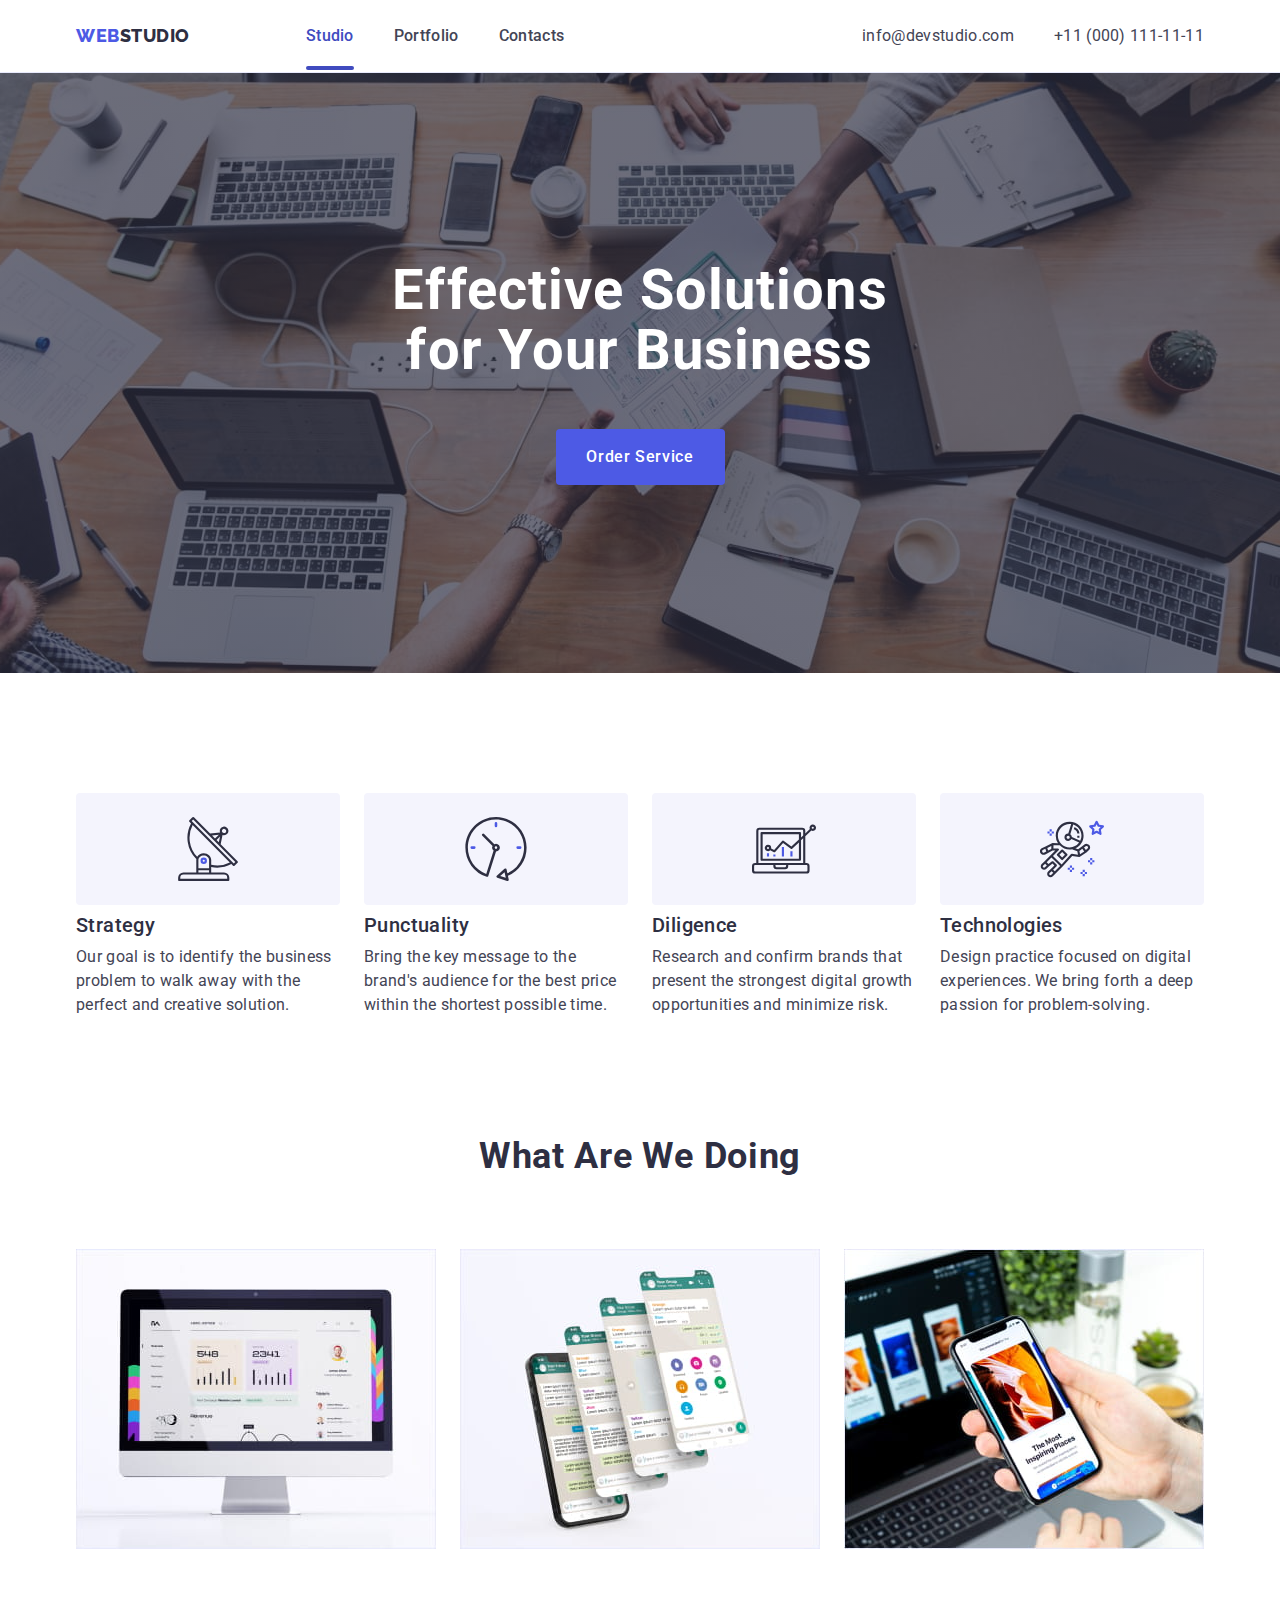
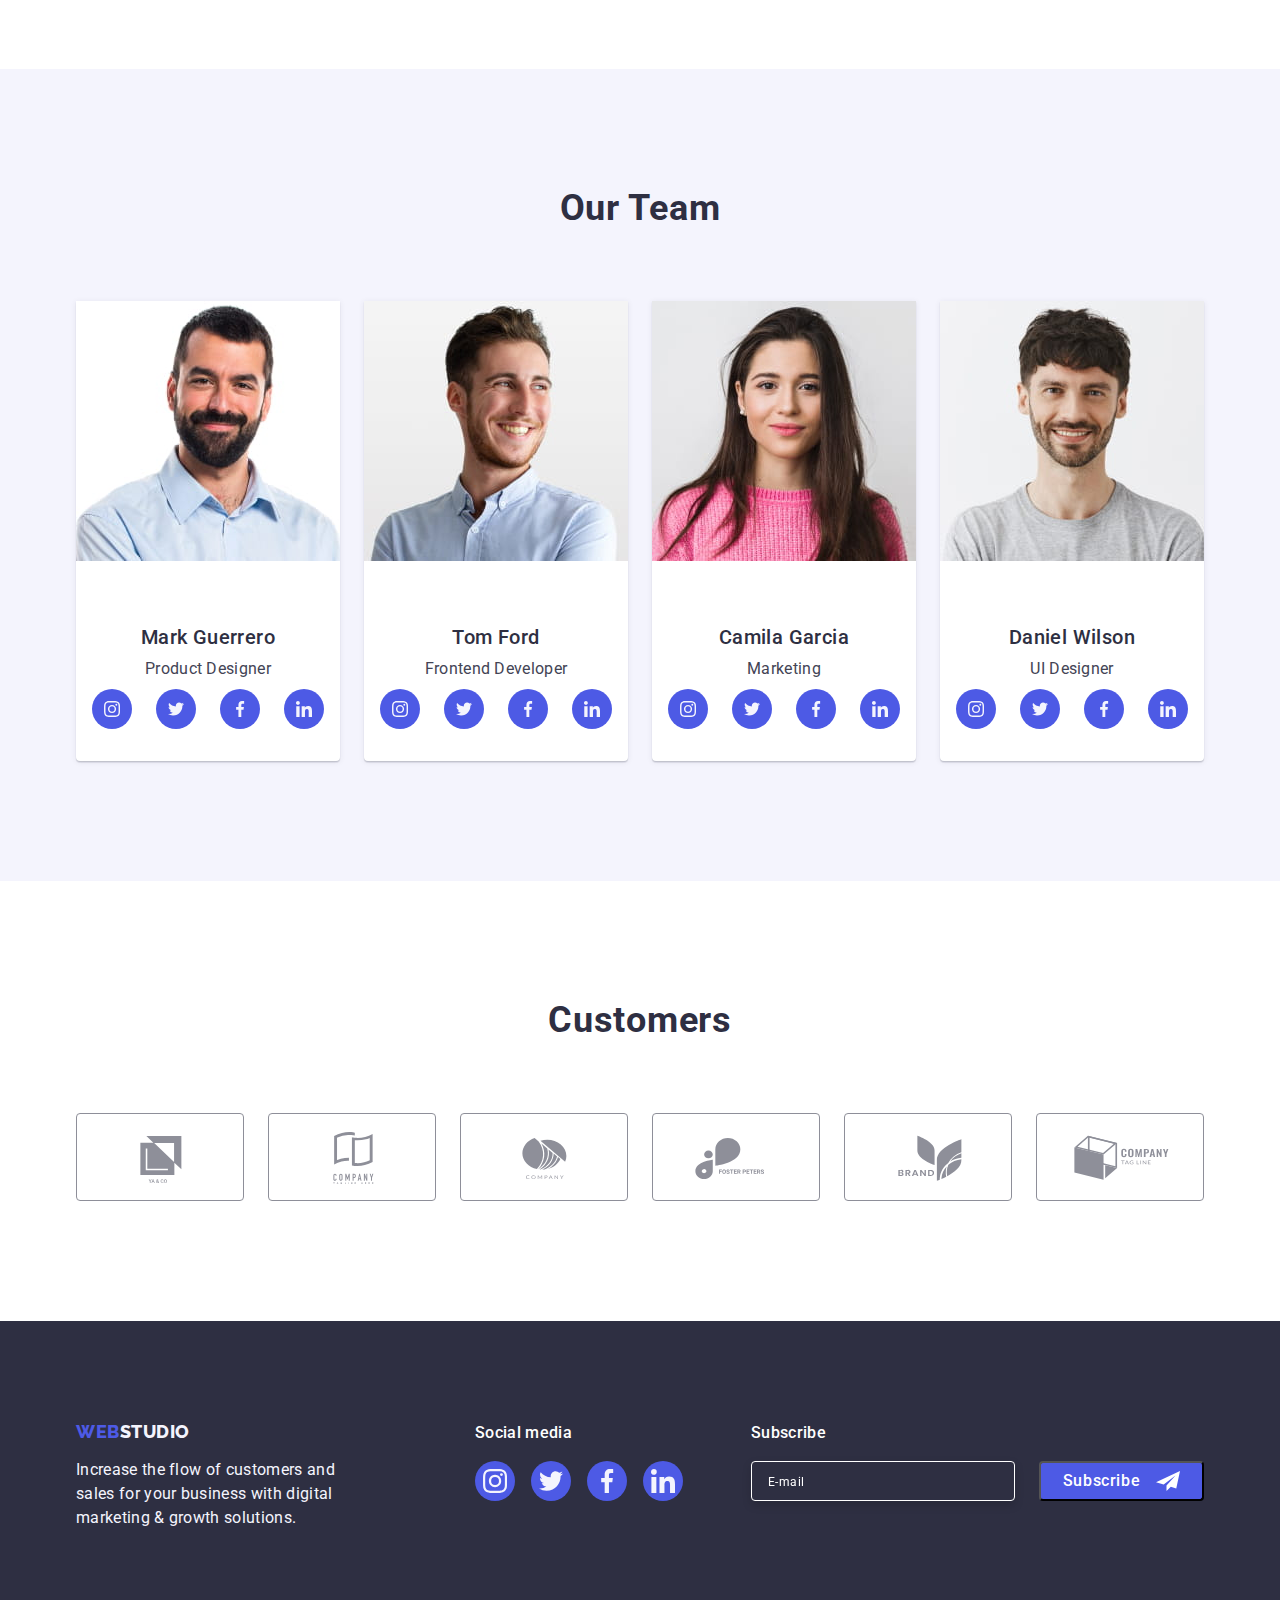
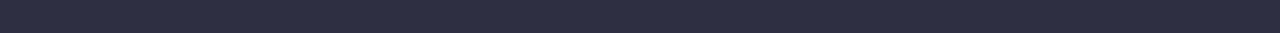
<file: index.html>
<!DOCTYPE html>
<html lang="en">

<head>
    <meta charset="UTF-8" />
    <meta http-equiv="X-UA-Compatible" content="IE=edge" />
    <meta name="viewport" content="width=device-width, initial-scale=1.0" />
    <title>Document</title>
    <!-- Normalize -->
    <link rel="stylesheet" href="https://cdn.jsdelivr.net/npm/modern-normalize@1.1.0/modern-normalize.min.css" />
    <!-- Styles -->
    <link rel="stylesheet" href="./css/styles.css" />
    <link rel="preconnect" href="https://fonts.googleapis.com" />
    <link rel="preconnect" href="https://fonts.gstatic.com" crossorigin />
    <link href="https://fonts.googleapis.com/css2?family=Raleway:wght@800&family=Roboto:wght@400;500;700&display=swap" rel="stylesheet" />
</head>

<body>
    <!-- Header -->
    <header class="main-header-container">
        <div class="header-container container">
            <nav class="header-nav-links">
                <a href="./index.html" class="link logo main-page-logo">Web<span class="logo-part">Studio</span></a>
                <ul class="list header-nav-links">
                    <li>
                        <a href="./index.html" class="link header-nav-item active">Studio</a>
                    </li>
                    <li>
                        <a href="./portfolio.html" class="link header-nav-item">Portfolio</a>
                    </li>
                    <li><a href="" class="link header-nav-item">Contacts</a></li>
                </ul>
            </nav>
            <address class="nav-links-list">
                <ul class="list nav-link-section header-contact-links">
                    <li>
                        <a href="mailto:info@devstudio.com" class="link header-contact">info@devstudio.com</a>
                    </li>
                    <li>
                        <a href="tel:+110001111111" class="link header-contact">+11 (000) 111-11-11</a>
                    </li>
                </ul>
            </address>
        </div>
    </header>
    <!-- Hero -->
    <main>
        <section class="main-hero-section">
            <div class="container">
                <h1 class="main-hero-title">Effective Solutions for Your Business</h1>
                <button type="button" class="order-service-btn" data-modal-open>
                    Order Service
                </button>
            </div>
        </section>
        <!-- About us -->
        <section class="section about-us-section">
            <div class="container">
                <h2 hidden class="main-page-title">About us</h2>
                <ul class="list about-us">
                    <li class="about-us-list-item">
                        <div class="about-us-icon-box">
                            <svg class="about-us-icon" width="64" height="64">
                                <use href="./images/icons.svg#antenna-1"></use>
                            </svg>
                        </div>
                        <h3 class="about-us-title">Strategy</h3>
                        <p class="about-us-descr">
                            Our goal is to identify the business problem to walk away with the perfect and creative solution.
                        </p>
                    </li>
                    <li class="about-us-list-item">
                        <div class="about-us-icon-box">
                            <svg class="about-us-icon" width="64" height="64">
                                <use href="./images/icons.svg#clock-1"></use>
                            </svg>
                        </div>
                        <h3 class="about-us-title">Punctuality</h3>
                        <p class="about-us-descr">
                            Bring the key message to the brand's audience for the best price within the shortest possible time.
                        </p>
                    </li>
                    <li class="about-us-list-item">
                        <div class="about-us-icon-box">
                            <svg class="about-us-icon" width="64" height="64">
                                <use href="./images/icons.svg#diagram-1"></use>
                            </svg>
                        </div>
                        <h3 class="about-us-title">Diligence</h3>
                        <p class="about-us-descr">
                            Research and confirm brands that present the strongest digital growth opportunities and minimize risk.
                        </p>
                    </li>
                    <li class="about-us-list-item">
                        <div class="about-us-icon-box">
                            <svg class="about-us-icon" width="64" height="64">
                                <use href="./images/icons.svg#astronaut-1"></use>
                            </svg>
                        </div>
                        <h3 class="about-us-title">Technologies</h3>
                        <p class="about-us-descr">
                            Design practice focused on digital experiences. We bring forth a deep passion for problem-solving.
                        </p>
                    </li>
                </ul>
            </div>
        </section>
        <!-- What are we doing -->
        <section class="section what-are-we-doing-section">
            <div class="container">
                <h2 class="title">What are we doing</h2>
                <ul class="list what-are-we-doing-list">
                    <li class="what-are-we-doing-item">
                        <img src="./images/what-we-do/comp.jpg" alt="computer screen" width="360" />
                    </li>
                    <li class="what-are-we-doing-item">
                        <img src="./images/what-we-do/tel.jpg" alt="phones" width="360" />
                    </li>
                    <li class="what-are-we-doing-item">
                        <img src="./images/what-we-do/phone.jpg" alt="phone" width="360" />
                    </li>
                </ul>
            </div>
        </section>
        <!-- Our Team -->
        <section class="card-set section">
            <div class="container">
                <h2 class="title team-title">Our Team</h2>
                <ul class="list team-list-cards">
                    <li class="team-list-item card-set-item">
                        <img src="./images/our-team/1.jpg" alt="man with beard" width="264" />
                        <div class="team-name-item">
                            <h3 class="team-member-name">Mark Guerrero</h3>
                            <p class="team-members-descr">Product Designer</p>
                            <ul class="socials list">
                                <li class="socials-item">
                                    <a class="socials-link link" href="" target="_blank" rel="noopener noreferrer" aria-label="Instagram icon">
                                        <svg class="social-icon" width="16" height="16">
                                            <use href="./images/icons.svg#instagram"></use>
                                        </svg>
                                    </a>
                                </li>
                                <li class="socials-item">
                                    <a class="socials-link link" href="" target="_blank" rel="noopener noreferrer" aria-label="Twitter icon">
                                        <svg class="social-icon" width="16" height="16">
                                            <use href="./images/icons.svg#twitter"></use>
                                        </svg>
                                    </a>
                                </li>
                                <li class="socials-item">
                                    <a class="socials-link link" href="" target="_blank" rel="noopener noreferrer" aria-label="Facebook icon">
                                        <svg class="social-icon" width="16" height="16">
                                            <use href="./images/icons.svg#facebook"></use>
                                        </svg>
                                    </a>
                                </li>
                                <li class="socials-item">
                                    <a class="socials-link link" href="" target="_blank" rel="noopener noreferrer" aria-label="Linkein icon">
                                        <svg class="social-icon" width="16" height="16">
                                            <use href="./images/icons.svg#linkedin"></use>
                                        </svg>
                                    </a>
                                </li>
                            </ul>
                        </div>
                    </li>
                    <li class="team-list-item card-set-item">
                        <img src="./images/our-team/2.jpg" alt="smiling man" width="264" />
                        <div class="team-name-item">
                            <h3 class="team-member-name">Tom Ford</h3>
                            <p class="team-members-descr">Frontend Developer</p>
                            <ul class="socials list">
                                <li class="socials-item">
                                    <a class="socials-link link" href="" target="_blank" rel="noopener noreferrer" aria-label="Instagram icon">
                                        <svg class="social-icon" width="16" height="16">
                                            <use href="./images/icons.svg#instagram"></use>
                                        </svg>
                                    </a>
                                </li>
                                <li class="socials-item">
                                    <a class="socials-link link" href="" target="_blank" rel="noopener noreferrer" aria-label="Twitter icon">
                                        <svg class="social-icon" width="16" height="16">
                                            <use href="./images/icons.svg#twitter"></use>
                                        </svg>
                                    </a>
                                </li>
                                <li class="socials-item">
                                    <a class="socials-link link" href="" target="_blank" rel="noopener noreferrer" aria-label="Facebook icon">
                                        <svg class="social-icon" width="16" height="16">
                                            <use href="./images/icons.svg#facebook"></use>
                                        </svg>
                                    </a>
                                </li>
                                <li class="socials-item">
                                    <a class="socials-link link" href="" target="_blank" rel="noopener noreferrer" aria-label="Linkein icon">
                                        <svg class="social-icon" width="16" height="16">
                                            <use href="./images/icons.svg#linkedin"></use>
                                        </svg>
                                    </a>
                                </li>
                            </ul>
                        </div>
                    </li>
                    <li class="team-list-item card-set-item">
                        <img src="./images/our-team/3.jpg" alt="dark haired woman" width="264" />
                        <div class="team-name-item">
                            <h3 class="team-member-name">Camila Garcia</h3>
                            <p class="team-members-descr">Marketing</p>
                            <ul class="socials list">
                                <li class="socials-item">
                                    <a class="socials-link link" href="" target="_blank" rel="noopener noreferrer" aria-label="Instagram icon">
                                        <svg class="social-icon" width="16" height="16">
                                            <use href="./images/icons.svg#instagram"></use>
                                        </svg>
                                    </a>
                                </li>
                                <li class="socials-item">
                                    <a class="socials-link link" href="" target="_blank" rel="noopener noreferrer" aria-label="Twitter icon">
                                        <svg class="social-icon" width="16" height="16">
                                            <use href="./images/icons.svg#twitter"></use>
                                        </svg>
                                    </a>
                                </li>
                                <li class="socials-item">
                                    <a class="socials-link link" href="" target="_blank" rel="noopener noreferrer" aria-label="Facebook icon">
                                        <svg class="social-icon" width="16" height="16">
                                            <use href="./images/icons.svg#facebook"></use>
                                        </svg>
                                    </a>
                                </li>
                                <li class="socials-item">
                                    <a class="socials-link link" href="" target="_blank" rel="noopener noreferrer" aria-label="Linkein icon">
                                        <svg class="social-icon" width="16" height="16">
                                            <use href="./images/icons.svg#linkedin"></use>
                                        </svg>
                                    </a>
                                </li>
                            </ul>
                        </div>
                    </li>
                    <li class="team-list-item card-set-item">
                        <img src="./images/our-team/4.jpg" alt="smiling man with beard" width="264" />
                        <div class="team-name-item">
                            <h3 class="team-member-name">Daniel Wilson</h3>
                            <p class="team-members-descr">UI Designer</p>
                            <ul class="socials list">
                                <li class="socials-item">
                                    <a class="socials-link link" href="" target="_blank" rel="noopener noreferrer" aria-label="Instagram icon">
                                        <svg class="social-icon" width="16" height="16">
                                            <use href="./images/icons.svg#instagram"></use>
                                        </svg>
                                    </a>
                                </li>
                                <li class="socials-item">
                                    <a class="socials-link link" href="" target="_blank" rel="noopener noreferrer" aria-label="Twitter icon">
                                        <svg class="social-icon" width="16" height="16">
                                            <use href="./images/icons.svg#twitter"></use>
                                        </svg>
                                    </a>
                                </li>
                                <li class="socials-item">
                                    <a class="socials-link link" href="" target="_blank" rel="noopener noreferrer" aria-label="Facebook icon">
                                        <svg class="social-icon" width="16" height="16">
                                            <use href="./images/icons.svg#facebook"></use>
                                        </svg>
                                    </a>
                                </li>
                                <li class="socials-item">
                                    <a class="socials-link link" href="" target="_blank" rel="noopener noreferrer" aria-label="Linkein icon">
                                        <svg class="social-icon" width="16" height="16">
                                            <use href="./images/icons.svg#linkedin"></use>
                                        </svg>
                                    </a>
                                </li>
                            </ul>
                        </div>
                    </li>
                </ul>
            </div>
        </section>
        <!-- Customers -->
        <section class="customers-icons-section">
            <div class="container">
                <h2 class="customers-main-logo">Customers</h2>
                <ul class="customers-items-list list">
                    <li class="customers-list-item">
                        <a href="" target="_blank" rel="noopener noreferrer" class="customers-link-item">
                            <svg class="customers-icon-svg" width="104" height="56">
                                <use href="./images/icons.svg#logo"></use>
                            </svg>
                        </a>
                    </li>
                    <li class="customers-list-item">
                        <a href="" target="_blank" rel="noopener noreferrer" class="customers-link-item">
                            <svg class="customers-icon-svg" width="104" height="56">
                                <use href="./images/icons.svg#logo-1"></use>
                            </svg></a>
                    </li>
                    <li class="customers-list-item">
                        <a href="" target="_blank" rel="noopener noreferrer" class="customers-link-item"><svg
                                class="customers-icon-svg" width="104" height="56">
                                <use href="./images/icons.svg#logo-2"></use>
                            </svg></a>
                    </li>
                    <li class="customers-list-item">
                        <a href="" target="_blank" rel="noopener noreferrer" class="customers-link-item"><svg
                                class="customers-icon-svg" width="104" height="56">
                                <use href="./images/icons.svg#logo-3"></use>
                            </svg></a>
                    </li>
                    <li class="customers-list-item">
                        <a href="" target="_blank" rel="noopener noreferrer" class="customers-link-item"><svg
                                class="customers-icon-svg" width="104" height="56">
                                <use href="./images/icons.svg#logo-4"></use>
                            </svg></a>
                    </li>
                    <li class="customers-list-item">
                        <a href="" target="_blank" rel="noopener noreferrer" class="customers-link-item"><svg
                                class="customers-icon-svg" width="104" height="56">
                                <use href="./images/icons.svg#logo-5"></use>
                            </svg></a>
                    </li>
                </ul>
            </div>
        </section>
    </main>
    <!-- Footer -->
    <footer class="footer">
        <div class="footer-items container">
            <div class="footer-left-part">
                <a href="./index.html" class="footer-logo link">Web<span class="footer-logo-part">Studio</span></a>
                <p class="footer-descr">
                    Increase the flow of customers and sales for your business with digital marketing & growth solutions.
                </p>
            </div>

            <div class="social-media-container container">
                <p class="social-media">Social media</p>
                <ul class="footer-socials list">
                    <li class="socials-footer-item">
                        <a class="footer-socials-link socials-link link" href="" target="_blank" rel="noopener noreferrer" aria-label="Instagram icon">
                            <svg class="social-footer-icon" width="24" height="24">
                                <use href="./images/icons.svg#instagram"></use>
                            </svg>
                        </a>
                    </li>
                    <li class="socials-footer-item">
                        <a class="footer-socials-link socials-link link" href="" target="_blank" rel="noopener noreferrer" aria-label="Twitter icon">
                            <svg class="social-footer-icon" width="24" height="24">
                                <use href="./images/icons.svg#twitter"></use>
                            </svg>
                        </a>
                    </li>
                    <li class="socials-footer-item">
                        <a class="footer-socials-link socials-link link" href="" target="_blank" rel="noopener noreferrer" aria-label="Facebook icon">
                            <svg class="social-footer-icon" width="24" height="24">
                                <use href="./images/icons.svg#facebook"></use>
                            </svg>
                        </a>
                    </li>
                    <li class="socials-footer-item">
                        <a class="footer-socials-link socials-link link" href="" target="_blank" rel="noopener noreferrer" aria-label="Linkein icon">
                            <svg class="social-footer-icon" width="24" height="24">
                                <use href="./images/icons.svg#linkedin"></use>
                            </svg>
                        </a>
                    </li>
                </ul>
            </div>
            <div class="input">
                <p class="footer-input-text">Subscribe</p>
                <form class="footer-form">

                    <input class="footer-input-area" type="email" name="email" placeholder="E-mail" />
                    <button type="submit" class="footer-form-btn">Subscribe<svg class="footer-icon-plane" width="24"
                            height="24">
                            <use href="./images/icons.svg#telegram_footer"></use>
                        </svg></button>
                </form>
            </div>
        </div>
    </footer>
    <!-- Modal window -->

    <div class="backdrop is-hidden" data-modal>
        <div class="modal">
            <button type="button" class="modal-close-btn" data-modal-close>
                <svg class="modal-close-icon" width="8" height="8">
                    <use href="./images/icons.svg#close-black"></use>
                </svg>
            </button>

            <strong class="form-field-title">Leave your contacts and we will call you back</strong>

            <form class="modal-form" name="signup_form" autocomplete="on">

                <label class="form-input-name" for="modal_name">Name</label>

                <div class="form-input-area">
                    <input class="input-field" type="text" name="modal_name" id="modal_name" />
                    <svg class="form-icon" width="18" height="24">
                        <use href="./images/icons.svg#person"></use>
                    </svg>
                </div>


                <label class="form-input-name" for="number">Phone</label>

                <div class="form-input-area">
                    <input class="input-field" type="number" name="PhoneNumber" id="number" />
                    <svg class="form-icon" width="13" height="13">
                        <use href="./images/icons.svg#phone"></use>
                    </svg>
                </div>


                <label class="form-input-name" for="email">Email</label>

                <div class="form-input-area">
                    <input class="input-field" type="email" name="Email" id="email" />
                    <svg class="form-icon" width="18" height="24">
                        <use href="./images/icons.svg#email"></use>
                    </svg>
                </div>

                <label class="textarea_title" for="textarea">Comment</label>
                <textarea class="input_text_area" name="text_input" rows="10" placeholder="Text input" id="textarea"></textarea>
            </form>

            <!-- Agreement -->

            <label class="form-agreement">
                <input class="form-check-input" type="checkbox" name="modal agreement">
                <strong class="accept-text">I accept the terms and conditions of the
                    <a href="" class="accept-text-link">Privacy Policy</a></strong>
            </label>

            <button type="submit" class="send-modal-btn">Send</button>



        </div>
    </div>
    <script src="./js/modal.js"></script>
</body>

</html>
</file>
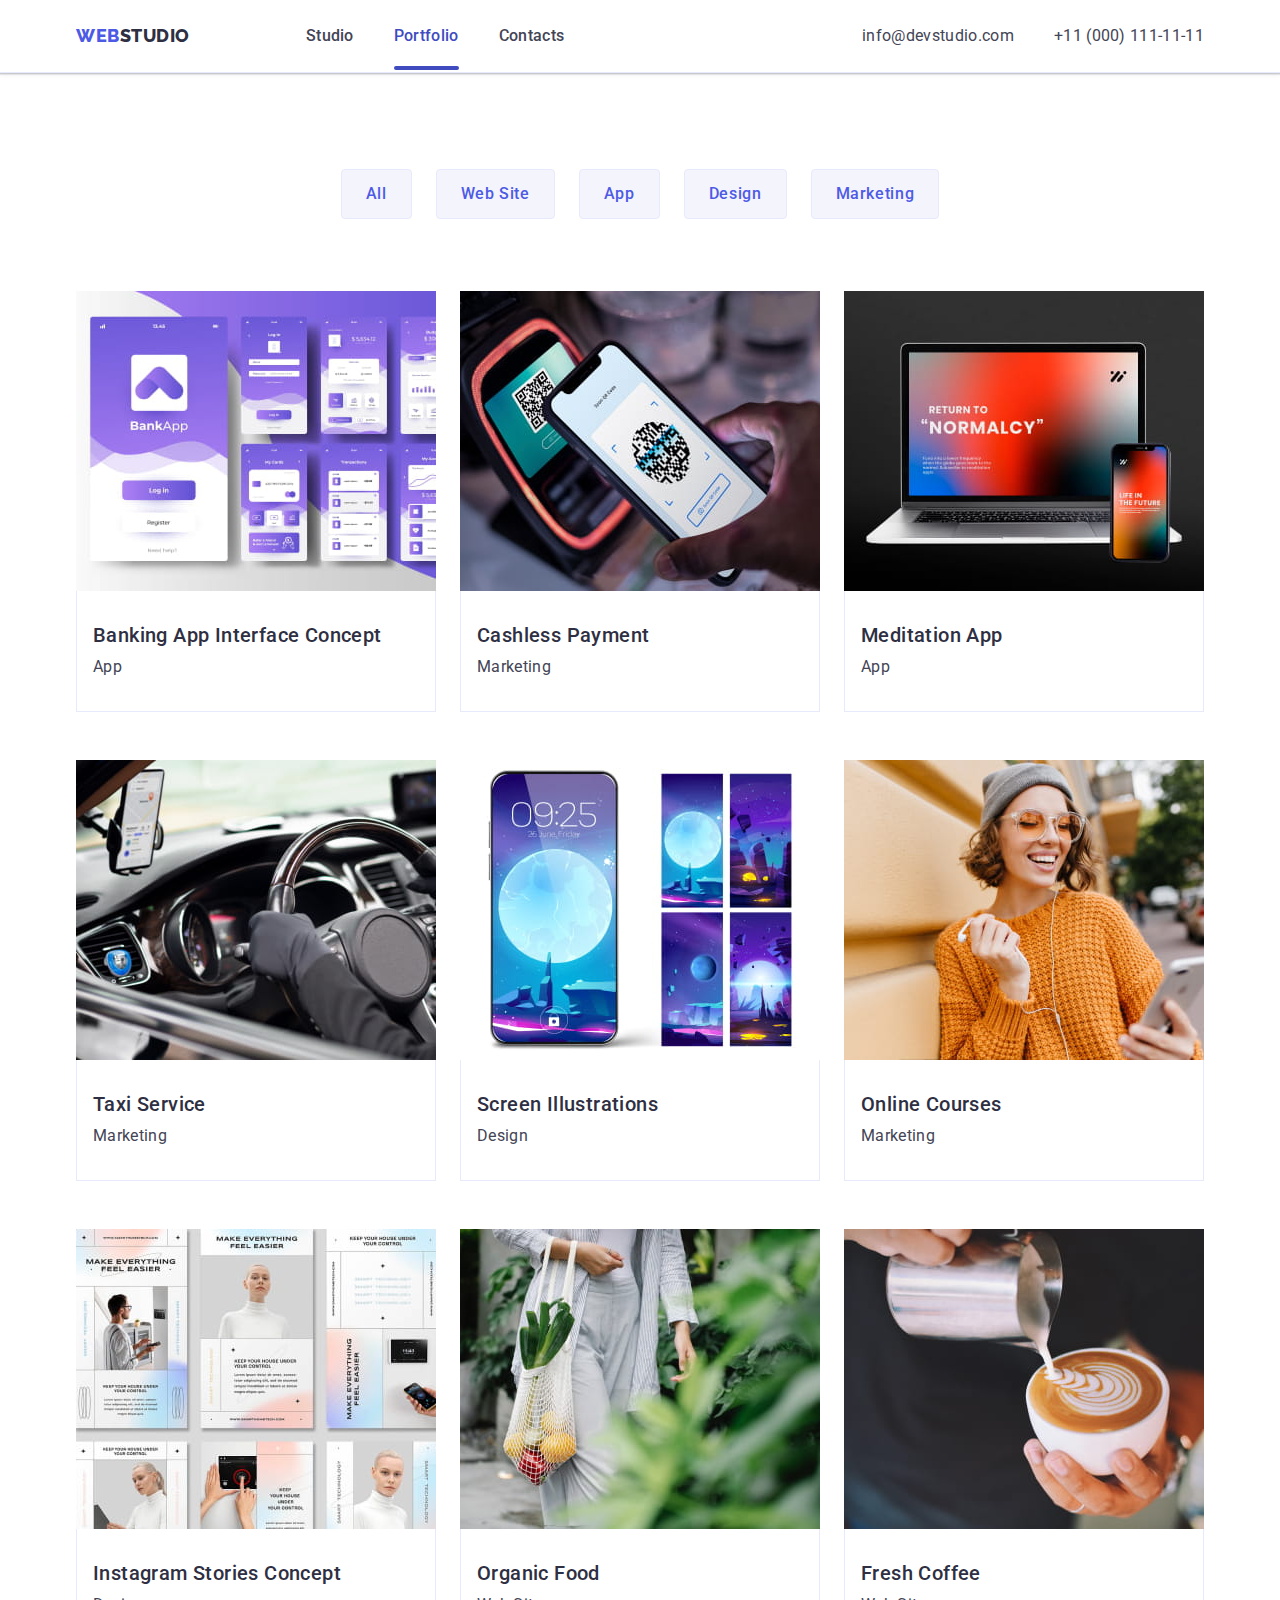
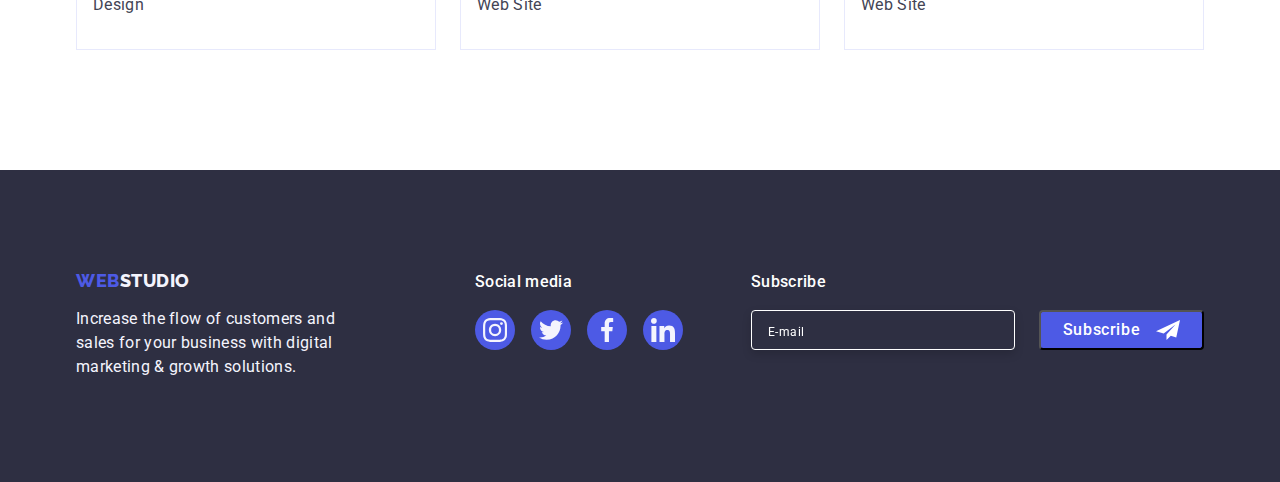
<file: portfolio.html>
<!DOCTYPE html>
<html lang="en">

<head>
    <meta charset="UTF-8" />
    <meta http-equiv="X-UA-Compatible" content="IE=edge" />
    <meta name="viewport" content="width=device-width, initial-scale=1.0" />
    <title>Document</title>
    <!-- Normalize -->
    <link rel="stylesheet" href="https://cdn.jsdelivr.net/npm/modern-normalize@1.1.0/modern-normalize.min.css" />
    <!-- Styles -->
    <link rel="stylesheet" href="./css/styles.css" />
    <link rel="preconnect" href="https://fonts.googleapis.com" />
    <link rel="preconnect" href="https://fonts.gstatic.com" crossorigin />
    <link href="https://fonts.googleapis.com/css2?family=Raleway:wght@800&family=Roboto:wght@400;500;700&display=swap" rel="stylesheet" />
</head>

<body>
    <!-- Header -->
    <header class="main-header-container">
        <div class="header-container container">
            <nav class="header-nav-links">
                <a href="./index.html" class="link logo main-page-logo">Web<span class="logo-part">Studio</span></a
          >
          <ul class="list header-nav-links">
            <li>
              <a href="./index.html" class="link header-nav-item">Studio</a>
                </li>
                <li>
                    <a href="./portfolio.html" class="link header-nav-item active">Portfolio</a
              >
            </li>
            <li><a href="" class="link header-nav-item">Contacts</a></li>
                </ul>
            </nav>
            <address class="nav-links-list">
          <ul class="list nav-link-section header-contact-links">
            <li>
              <a href="mailto:info@devstudio.com" class="link header-contact"
                >info@devstudio.com</a
              >
            </li>
            <li>
              <a href="tel:+110001111111" class="link header-contact"
                >+11 (000) 111-11-11</a
              >
            </li>
          </ul>
        </address>
        </div>
    </header>
    <main>
        <section class="main-page-section">
            <!-- Portfolio -->
            <div class="container">
                <h1 hidden>Portfolio</h1>
                <ul class="page-nav-button-section">
                    <li class="list">
                        <button type="button" class="page-nav-button">All</button>
                    </li>
                    <li class="list">
                        <button type="button" class="page-nav-button">Web Site</button>
                    </li>
                    <li class="list">
                        <button type="button" class="page-nav-button">App</button>
                    </li>
                    <li class="list">
                        <button type="button" class="page-nav-button">Design</button>
                    </li>
                    <li class="list">
                        <button type="button" class="page-nav-button">Marketing</button>
                    </li>
                </ul>
                <!-- Images -->
                <ul class="list portfolio-section-list">
                    <li class="portfilio-card-item ">
                        <a href="" class="link portfolio-links">
                            <div class="portfolio-thumb">
                                <img src="./images/portfolio/img1.jpg" alt="banking App Interface" width="360" />
                                <p class="overlay">
                                    14 Stylish and User-Friendly App Design Concepts · Task Manager App · Calorie Tracker App · Exotic Fruit Ecommerce App · Cloud Storage App
                                </p>
                            </div>
                            <div class="app-name-item">
                                <h2 class="list-item-name">Banking App Interface Concept</h2>
                                <p class="list-item-descr">App</p>
                            </div>
                        </a>
                    </li>
                    <li class="portfilio-card-item">
                        <a href="" class="link portfolio-links">
                            <div class="portfolio-thumb">
                                <img src="./images/portfolio/img2.jpg" alt="cashless payment" width="360" />
                                <p class="overlay">
                                    14 Stylish and User-Friendly App Design Concepts · Task Manager App · Calorie Tracker App · Exotic Fruit Ecommerce App · Cloud Storage App
                                </p>
                            </div>
                            <div class="app-name-item">
                                <h2 class="list-item-name">Cashless Payment</h2>
                                <p class="list-item-descr">Marketing</p>
                            </div>
                        </a>
                    </li>
                    <li class="portfilio-card-item">
                        <a href="" class="link portfolio-links">
                            <div class="portfolio-thumb">
                                <img src="./images/portfolio/img3.jpg" alt="computer screen" width="360" />
                                <p class="overlay">
                                    14 Stylish and User-Friendly App Design Concepts · Task Manager App · Calorie Tracker App · Exotic Fruit Ecommerce App · Cloud Storage App
                                </p>
                            </div>
                            <div class="app-name-item">
                                <h2 class="list-item-name">Meditation App</h2>
                                <p class="list-item-descr">App</p>
                            </div>
                        </a>
                    </li>
                    <li class="portfilio-card-item">
                        <a href="" class="link portfolio-links">
                            <div class="portfolio-thumb">
                                <img src="./images/portfolio/img4.jpg" alt="taxi" width="360" />
                                <p class="overlay">
                                    14 Stylish and User-Friendly App Design Concepts · Task Manager App · Calorie Tracker App · Exotic Fruit Ecommerce App · Cloud Storage App
                                </p>
                            </div>
                            <div class="app-name-item">
                                <h2 class="list-item-name">Taxi Service</h2>
                                <p class="list-item-descr">Marketing</p>
                            </div>
                        </a>
                    </li>
                    <li class="portfilio-card-item">
                        <a href="" class="link portfolio-links">
                            <div class="portfolio-thumb">
                                <img src="./images/portfolio/img5.jpg" alt="screen illustrations" width="360" />
                                <p class="overlay">
                                    14 Stylish and User-Friendly App Design Concepts · Task Manager App · Calorie Tracker App · Exotic Fruit Ecommerce App · Cloud Storage App
                                </p>
                            </div>
                            <div class="app-name-item">
                                <h2 class="list-item-name">Screen Illustrations</h2>
                                <p class="list-item-descr">Design</p>
                            </div>
                        </a>
                    </li>
                    <li class="portfilio-card-item">
                        <a href="" class="link portfolio-links">
                            <div class="portfolio-thumb">
                                <img src="./images/portfolio/img6.jpg" alt="women" width="360" />
                                <p class="overlay">
                                    14 Stylish and User-Friendly App Design Concepts · Task Manager App · Calorie Tracker App · Exotic Fruit Ecommerce App · Cloud Storage App
                                </p>
                            </div>
                            <div class="app-name-item">
                                <h2 class="list-item-name">Online Courses</h2>
                                <p class="list-item-descr">Marketing</p>
                            </div>
                        </a>
                    </li>
                    <li class="portfilio-card-item">
                        <a href="" class="link portfolio-links">
                            <div class="portfolio-thumb">
                                <img src="./images/portfolio/img7.jpg" alt="instagram stories" width="360" />
                                <p class="overlay">
                                    14 Stylish and User-Friendly App Design Concepts · Task Manager App · Calorie Tracker App · Exotic Fruit Ecommerce App · Cloud Storage App
                                </p>
                            </div>
                            <div class="app-name-item">
                                <h2 class="list-item-name">Instagram Stories Concept</h2>
                                <p class="list-item-descr">Design</p>
                            </div>
                        </a>
                    </li>
                    <li class="portfilio-card-item">
                        <a href="" class="link portfolio-links">
                            <div class="portfolio-thumb">
                                <img src="./images/portfolio/img8.jpg" alt="bag with fruits" width="360" />
                                <p class="overlay">
                                    14 Stylish and User-Friendly App Design Concepts · Task Manager App · Calorie Tracker App · Exotic Fruit Ecommerce App · Cloud Storage App
                                </p>
                            </div>
                            <div class="app-name-item">
                                <h2 class="list-item-name">Organic Food</h2>
                                <p class="list-item-descr">Web Site</p>
                            </div>
                        </a>
                    </li>
                    <li class="portfilio-card-item">
                        <a href="" class="link portfolio-links">
                            <div class="portfolio-thumb">
                                <img src="./images/portfolio/img9.jpg" alt="coffee" width="360" />
                                <p class="overlay">
                                    14 Stylish and User-Friendly App Design Concepts · Task Manager App · Calorie Tracker App · Exotic Fruit Ecommerce App · Cloud Storage App
                                </p>
                            </div>
                            <div class="app-name-item">
                                <h2 class="list-item-name">Fresh Coffee</h2>
                                <p class="list-item-descr">Web Site</p>
                            </div>
                        </a>
                    </li>
                </ul>
            </div>
        </section>
    </main>
    <!-- Footer -->
    <footer class="footer">
        <div class="footer-items container">
            <div class="footer-left-part">
                <a href="./index.html" class="footer-logo link">Web<span class="footer-logo-part">Studio</span></a
          >
          <p class="footer-descr">
            Increase the flow of customers and sales for your business with
            digital marketing & growth solutions.
          </p>
        </div>

        <div class="social-media-container container">
          <p class="social-media">Social media</p>
          <ul class="footer-socials list">
            <li class="socials-footer-item">
              <a
                class="footer-socials-link socials-link link"
                href=""
                target="_blank"
                rel="noopener noreferrer"
                aria-label="Instagram icon">
                <svg class="social-footer-icon" width="24" height="24">
                  <use href="./images/icons.svg#instagram"></use>
                </svg>
              </a>
                </li>
                <li class="socials-footer-item">
                    <a class="footer-socials-link socials-link link" href="" target="_blank" rel="noopener noreferrer" aria-label="Twitter icon">
                        <svg class="social-footer-icon" width="24" height="24">
                  <use href="./images/icons.svg#twitter"></use>
                </svg>
                    </a>
                </li>
                <li class="socials-footer-item">
                    <a class="footer-socials-link socials-link link" href="" target="_blank" rel="noopener noreferrer" aria-label="Facebook icon">
                        <svg class="social-footer-icon" width="24" height="24">
                  <use href="./images/icons.svg#facebook"></use>
                </svg>
                    </a>
                </li>
                <li class="socials-footer-item">
                    <a class="footer-socials-link socials-link link" href="" target="_blank" rel="noopener noreferrer" aria-label="Linkein icon">
                        <svg class="social-footer-icon" width="24" height="24">
                  <use href="./images/icons.svg#linkedin"></use>
                </svg>
                    </a>
                </li>
                </ul>
            </div>
            <div class="input">
                <p class="footer-input-text">Subscribe</p>
                <form class="footer-form">

                    <input class="footer-input-area" type="email" name="email" placeholder="E-mail" />
                    <button type="submit" class="footer-form-btn">Subscribe<svg class="footer-icon-plane" width="24"
                            height="24">
                            <use href="./images/icons.svg#telegram_footer"></use>
                        </svg></button>
                </form>
            </div>
        </div>
    </footer>
</body>

</html>
</file>
<file: css/styles.css>
*,
    *::before,
    *::after {
        box-sizing: border-box;
    }
    
     :root {
        /* Fonts */
        --primary-font: "Roboto", sans-serif;
        --secondary-font: "Raleway", sans-serif;
        /* Color */
        --main-text-color: #2e2f42;
        --light-color: #434455;
        --white-color: #ffffff;
        --secondary-text-color: #f4f4fd;
        --icons-color: #8e8f99;
        --bg-dark-color: #2e2f42;
        --bg-light-color: #f4f4fd;
        --accent-color: #4d5ae5;
        --hover-focus-color: #404bbf;
        --portfolio-btn-color: #e7e9fc;
        /* Other */
        --indent: 24px;
        --items: 4;
    }
    
    body {
        color: var(--light-color);
        font-family: var(--primary-font);
        background-color: var(--white-color);
    }
    /* Reset start */
    
    ul {
        margin: 0;
        padding: 0;
    }
    
    h1,
    h2,
    h3,
    h4,
    h5,
    h6,
    p {
        margin: 0;
    }
    
    img {
        display: block;
    }
    
    a {
        text-decoration: none;
    }
    
    button {
        cursor: pointer;
    }
    
    .list {
        list-style: none;
        padding: 0;
        margin: 0;
    }
    
    .link {
        color: inherit;
        text-decoration: none;
        transition-property: color;
        transition-duration: 250ms;
        transition-timing-function: cubic-bezier(0.4, 0, 0.2, 1);
        transition-delay: 0;
    }
    
    .link:hover {
        color: var(--hover-focus-color);
    }
    
    .link:focus {
        color: var(--hover-focus-color);
    }
    
    .container {
        width: 1158px;
        margin: 0 auto;
        padding: 0 15px;
    }
    /* Header */
    
    .main-page-logo {
        font-family: var(--secondary-font);
        font-style: normal;
        font-weight: 800;
        font-size: 18px;
        line-height: 1.17;
        letter-spacing: 0.03em;
        margin-right: 76px;
        text-transform: uppercase;
        color: var(--accent-color);
    }
    
    .logo-part {
        color: var(--main-text-color);
    }
    
    .nav-links-list {
        font-style: normal;
        margin-left: auto;
    }
    
    .header-contact-links {
        display: flex;
        gap: 40px;
    }
    
    .header-container {
        display: flex;
        align-items: center;
        height: 72px;
    }
    
    .main-header-container {
        border-bottom: 1px solid #e7e9fc;
        box-shadow: 0px 2px 1px rgba(46, 47, 66, 0.08), 0px 1px 1px rgba(46, 47, 66, 0.16), 0px 1px 6px rgba(46, 47, 66, 0.08);
    }
    
    .header-nav-item {
        position: relative;
        font-family: var(--primary-font);
        font-style: normal;
        font-weight: 500;
        font-size: 16px;
        line-height: 1.5;
        letter-spacing: 0.02em;
        padding: 24px 0;
    }
    
    .header-contact {
        font-family: var(--primary-font);
        font-style: normal;
        font-weight: 400;
        font-size: 16px;
        line-height: 1.5;
        letter-spacing: 0.02em;
        color: var(--light-color);
        padding: 24px 0;
    }
    
    .header-nav-links {
        display: flex;
        align-items: center;
        gap: 40px;
    }
    
    .active {
        color: var(--hover-focus-color);
    }
    
    .active:after {
        background-color: var(--hover-focus-color);
        color: var(--hover-focus-color);
        content: "";
        position: absolute;
        left: 0;
        width: 100%;
        height: 4px;
        bottom: -1px;
        border-radius: 2px;
    }
    /* Hero */
    
    .main-hero-section {
        background-color: var(--bg-dark-color);
        max-width: 1440px;
        height: 600px;
        padding: 188px 0;
        background-image: linear-gradient( rgba(46, 47, 66, 0.7), rgba(46, 47, 66, 0.7)), url(../images/people-office.jpg);
        background-repeat: no-repeat;
        background-position: center;
        background-size: cover;
        margin: 0 auto;
    }
    
    .main-hero-title {
        font-weight: 700;
        font-size: 56px;
        max-width: 496px;
        line-height: 1.07;
        letter-spacing: 0.02em;
        color: var(--white-color);
        text-align: center;
        margin-left: auto;
        margin-right: auto;
        margin-bottom: 48px;
    }
    
    .order-service-btn {
        min-width: 169px;
        height: 56px;
        background-color: var(--accent-color);
        border: none;
        border-radius: 4px;
        color: var(--white-color);
        font-family: var(--primary-font);
        font-style: normal;
        font-weight: 500;
        font-size: 16px;
        line-height: 1.5;
        letter-spacing: 0.04em;
        display: block;
        cursor: pointer;
        margin: auto;
        transition-property: background-color;
        transition-duration: 250ms;
        transition-timing-function: cubic-bezier(0.4, 0, 0.2, 1);
        transition-delay: 0;
    }
    
    .order-service-btn:hover {
        background-color: var(--hover-focus-color);
    }
    
    .order-service-btn:focus {
        background-color: var(--hover-focus-color);
    }
    /* About us */
    
    .about-us-icon-box {
        display: flex;
        align-items: center;
        justify-content: center;
        width: 264px;
        height: 112px;
        background: var(--bg-light-color);
        border-radius: 4px;
        padding: 24px 100px;
        margin-bottom: 8px;
    }
    
    .about-us {
        display: flex;
        gap: 24px;
        width: 1128px;
        padding: 0 auto;
    }
    
    .about-us-title {
        font-weight: 500;
        font-size: 20px;
        line-height: 1.2;
        letter-spacing: 0.02em;
        color: var(--main-text-color);
        margin-bottom: 8px;
    }
    
    .about-us-descr {
        font-weight: 400;
        font-size: 16px;
        line-height: 1.5;
        letter-spacing: 0.02em;
        color: var(--light-color);
    }
    
    .about-us-section {
        padding: 120px 0;
    }
    
    .about-us-list-item {
        width: calc((100% - 72px) / 4);
    }
    /* What are we doing */
    
    .what-are-we-doing-section {
        padding-bottom: 120px;
    }
    
    .title {
        font-weight: 700;
        font-size: 36px;
        line-height: 1.11;
        letter-spacing: 0.02em;
        text-align: center;
        text-transform: capitalize;
        color: var(--main-text-color);
        margin-bottom: 72px;
    }
    
    .what-are-we-doing-list {
        display: flex;
        gap: 24px;
    }
    
    .what-are-we-doing-item {
        width: calc((100% - 48px) / 3);
    }
    /* Our Team */
    
    .card-set {
        display: flex;
        flex-wrap: wrap;
        gap: var(--indent);
        background-color: var(--bg-light-color);
        padding: 120px 0;
    }
    
    .card-set-item {
        flex-basis: calc((100% - var(--indent) * (var(--items) -1)) / var(--items));
    }
    
    .team-list-item {
        background-color: var(--white-color);
        width: 264px;
        text-align: center;
        box-shadow: 0px 1px 6px rgba(46, 47, 66, 0.08), 0px 1px 1px rgba(46, 47, 66, 0.16), 0px 2px 1px rgba(46, 47, 66, 0.08);
        border-radius: 0px 0px 4px 4px;
    }
    
    .team-list-cards {
        display: flex;
        gap: 24px;
    }
    
    .team-name-item {
        padding: 32px 0;
    }
    
    .team-member-name {
        font-weight: 500;
        font-size: 20px;
        line-height: 1.2;
        letter-spacing: 0.02em;
        color: var(--main-text-color);
        margin-bottom: 8px;
        margin-top: 32px;
        text-align: center;
    }
    
    .team-members-descr {
        font-weight: 400;
        font-size: 16px;
        line-height: 1.5;
        letter-spacing: 0.02em;
        color: var(--light-color);
        margin-bottom: 8px;
        text-align: center;
    }
    
    .socials {
        display: flex;
        justify-content: center;
        align-items: center;
        gap: 24px;
    }
    
    .socials-link {
        display: flex;
        align-items: center;
        justify-content: center;
        width: 40px;
        height: 40px;
        border-radius: 50%;
        fill: var(--white-color);
        background-color: var(--accent-color);
        transition-property: background-color;
        transition-duration: 250ms;
        transition-timing-function: cubic-bezier(0.4, 0, 0.2, 1);
        transition-delay: 0;
    }
    
    .socials-link:hover,
    .socials-link:focus {
        background-color: #404bbf;
    }
    
    .social-icon {
        fill: var(--bg-light-color);
    }
    /* Customers */
    
    .customers-main-logo {
        font-weight: 700;
        font-size: 36px;
        line-height: 1.1;
        letter-spacing: 0.02em;
        text-transform: capitalize;
        text-align: center;
        margin-bottom: 72px;
        color: var(--main-text-color);
    }
    
    .customers-items-list {
        display: flex;
        justify-content: center;
        gap: 24px;
    }
    
    .customers-list-item {
        gap: 24px;
        width: calc((100% - 120px) / 6);
        height: 88px;
        border-radius: 4px;
    }
    
    .customers-icons-section {
        padding-top: 120px;
        padding-bottom: 120px;
        border-color: var(--hover-focus-color);
    }
    
    .customers-icon-svg {
        fill: currentColor;
    }
    
    .customers-link-item {
        display: flex;
        justify-content: center;
        align-items: center;
        width: 100%;
        height: 100%;
        border: 1px solid var(--icons-color);
        color: var(--icons-color);
        border-radius: 4px;
        transition: border-color 250ms cubic-bezier(0.4, 0, 0.2, 1), color 250ms cubic-bezier(0.4, 0, 0.2, 1);
    }
    
    .customers-link-item:hover,
    .customers-link-item:focus {
        border-color: var(--hover-focus-color);
        color: var(--hover-focus-color);
    }
    /* Footer */
    
    .footer-left-part {
        margin-right: 120px;
    }
    
    .footer {
        display: flex;
        background-color: var(--bg-dark-color);
        font-family: var(--secondary-font);
        height: 312px;
        padding: 100px 0;
    }
    
    .footer-descr {
        font-weight: 400;
        font-size: 16px;
        line-height: 1.5;
        letter-spacing: 0.02em;
        color: var(--secondary-text-color);
        font-family: var(--primary-font);
        width: 264px;
    }
    
    .footer-logo {
        font-style: normal;
        font-weight: 800;
        font-size: 18px;
        line-height: 1.17;
        letter-spacing: 0.03em;
        color: var(--accent-color);
        text-transform: uppercase;
        display: inline-block;
        margin-bottom: 16px;
    }
    
    .footer-logo-part {
        color: var(--secondary-text-color);
    }
    
    .social-media {
        font-family: "Roboto";
        font-weight: 500;
        font-size: 16px;
        line-height: 1.5;
        letter-spacing: 0.02em;
        color: #ffffff;
        margin-bottom: 16px;
    }
    
    .footer-items {
        display: flex;
        align-items: baseline;
    }
    
    .social-footer-icon {
        fill: var(--bg-light-color);
    }
    
    .footer-socials {
        display: flex;
        gap: 16px;
    }
    
    .footer-socials-link {
        transition-property: background-color;
        transition-duration: 250ms;
        transition-timing-function: cubic-bezier(0.4, 0, 0.2, 1);
        transition-delay: 0;
    }
    
    .footer-socials-link:hover,
    .footer-socials-link:focus {
        background-color: #31d0aa;
    }
    /* Form part */
    
    .footer-form {
        display: flex;
        gap: 24px;
    }
    
    .footer-input-text {
        font-family: "Roboto";
        font-weight: 500;
        font-size: 16px;
        line-height: 1.5;
        letter-spacing: 0.02em;
        color: var(--white-color);
        margin-bottom: 16px;
    }
    
    .footer-input-area {
        display: inline-block;
        flex-direction: row;
        width: 264px;
        height: 40px;
        background-color: var(--bg-dark-color);
        border: 1px solid #ffffff;
        color: var(--white-color);
        filter: drop-shadow(0px 4px 4px rgba(0, 0, 0, 0.15));
        border-radius: 4px;
        padding-left: 16px;
    }
    
    .footer-form-btn {
        display: flex;
        text-align: center;
        justify-content: center;
        align-items: center;
        width: 165px;
        height: 40px;
        border-radius: 4px;
        background-color: var(--accent-color);
        font-family: "Roboto";
        font-style: normal;
        font-weight: 500;
        font-size: 16px;
        line-height: 1.5;
        letter-spacing: 0.04em;
        color: var(--white-color);
        transition-property: background-color;
        transition-duration: 250ms;
        transition-timing-function: cubic-bezier(0.4, 0, 0.2, 1);
    }
    
    .footer-form-btn:hover,
    .footer-form-btn:focus {
        background-color: #31d0aa;
    }
    
    .footer-icon-plane {
        fill: var(--white-color);
        margin-left: 16px;
    }
    
    .footer-input-area::placeholder {
        font-family: 'Roboto';
        font-weight: 400;
        font-size: 12px;
        line-height: 2;
        letter-spacing: 0.04em;
        color: var(--white-color);
    }
    /* PORTFOLIO */
    
    .main-page-section {
        padding: 96px 0 120px;
    }
    /* Button */
    
    .page-nav-button {
        padding: 12px 24px;
        background-color: var(--secondary-text-color);
        font-family: var(--primary-font);
        font-style: normal;
        font-weight: 500;
        font-size: 16px;
        line-height: 1.5;
        letter-spacing: 0.04em;
        color: var(--accent-color);
        padding: 12px 24px;
        border: 1px solid var(--portfolio-btn-color);
        border-radius: 4px;
        cursor: pointer;
        transition: color 250ms cubic-bezier(0.4, 0, 0.2, 1), background-color 250ms cubic-bezier(0.4, 0, 0.2, 1), border-color 250ms cubic-bezier(0.4, 0, 0.2, 1), box-shadow 250ms cubic-bezier(0.4, 0, 0.2, 1);
    }
    
    .page-nav-button:hover,
    .page-nav-button:focus {
        box-shadow: 0px 3px 1px rgba(0, 0, 0, 0.1), 0px 2px 1px rgba(0, 0, 0, 0.08), 0px 2px 2px rgba(0, 0, 0, 0.12);
        color: var(--white-color);
        background-color: var(--hover-focus-color);
        border: 1px solid transparent;
    }
    
    .page-nav-button-section {
        display: flex;
        flex-direction: row;
        justify-content: center;
        align-items: center;
        gap: 24px;
        margin-bottom: 72px;
    }
    /* Portfolio list */
    
    .portfolio-links {
        display: block;
        transition-property: box-shadow;
        transition-duration: 250ms;
        transition-timing-function: cubic-bezier(0.4, 0, 0.2, 1);
        transition-delay: 0;
    }
    
    .portfolio-links:hover,
    .portfolio-links:focus {
        box-shadow: 0px 1px 6px rgba(46, 47, 66, 0.08), 0px 1px 1px rgba(46, 47, 66, 0.16), 0px 2px 1px rgba(46, 47, 66, 0.08);
    }
    
    .list-item-name {
        font-weight: 500;
        font-size: 20px;
        line-height: 1.2;
        letter-spacing: 0.02em;
        color: var(--main-text-color);
        margin-bottom: 8px;
    }
    
    .list-item-descr {
        font-size: 16px;
        line-height: 1.5;
        letter-spacing: 0.02em;
        color: var(--light-color);
    }
    
    .hidden {
        position: absolute;
        width: 1px;
        height: 1px;
        margin: -1px;
        border: 0;
        padding: 0;
        white-space: nowrap;
        clip-path: inset(100%);
        clip: rect(0 0 0 0);
        overflow: hidden;
    }
    
    .portfolio-section-list {
        display: flex;
        flex-wrap: wrap;
        gap: 24px;
        row-gap: 48px;
        justify-content: center;
    }
    
    .portfilio-card-item {
        width: calc((100% - 48px) / 3);
        position: relative;
    }
    
    .app-name-item {
        padding: 32px 16px;
        border: 1px solid var(--portfolio-btn-color);
        border-top: none;
    }
    /* Overlay */
    
    .portfolio-thumb {
        position: relative;
        overflow: hidden;
    }
    
    .overlay {
        position: absolute;
        bottom: 0;
        left: 0;
        font-size: 16px;
        line-height: 1.5;
        letter-spacing: 0.02em;
        transform: translateY(100%);
        background-color: var(--accent-color);
        color: var(--bg-light-color);
        width: 100%;
        height: 100%;
        padding: 40px 32px;
        visibility: hidden;
        transition: transform 250ms cubic-bezier(0.4, 0, 0.2, 1);
    }
    
    .portfolio-links:hover .overlay,
    .portfolio-links:focus .overlay {
        visibility: visible;
        transform: translateY(0%);
    }
    /* Modal window */
    
    .is-hidden {
        visibility: hidden;
        opacity: 0;
        pointer-events: none;
    }
    
    .backdrop {
        width: 100%;
        height: 100%;
        position: fixed;
        top: 0;
        left: 0;
        background-color: rgba(46, 47, 66, 0.4);
        transition: opacity 250ms cubic-bezier(0.4, 0, 0.2, 1), visibility 250ms cubic-bezier(0.4, 0, 0.2, 1);
    }
    
    .modal {
        position: absolute;
        left: 50%;
        top: 50%;
        width: 408px;
        padding: 72px 24px 24px;
        background-color: #fcfcfc;
        border-radius: 4px;
        transform: translate(-50%, -50%) scale(1);
        transition: transform 250ms cubic-bezier(0.4, 0, 0.2, 1);
        box-shadow: 0px 1px 1px rgba(0, 0, 0, 0.14), 0px 1px 3px rgba(0, 0, 0, 0.12), 0px 2px 1px rgba(0, 0, 0, 0.2);
    }
    
    .modal-close-btn {
        position: absolute;
        display: flex;
        align-items: center;
        justify-content: center;
        cursor: pointer;
        padding: 0;
        top: 24px;
        right: 24px;
        width: 24px;
        height: 24px;
        background: var(--portfolio-btn-color);
        border: 1px solid rgba(0, 0, 0, 0.1);
        border-radius: 50%;
        transition: background-color 250ms cubic-bezier(0.4, 0, 0.2, 1), border 250ms cubic-bezier(0.4, 0, 0.2, 1);
    }
    
    .modal-close-btn:hover,
    .modal-close-btn:focus {
        background-color: var(--hover-focus-color);
        border: none;
        fill: var(--white-color);
    }
    
    .modal-close-icon {
        transition: fill 250ms cubic-bezier(0.4, 0, 0.2, 1);
    }
    /* Modal form */
    
    .input-field {
        display: block;
        width: 100%;
        height: 40px;
        padding: 0;
        padding-left: 46px;
        border: 1px solid rgba(46, 47, 66, 0.4);
        border-radius: 4px;
    }
    
    .input-field:hover,
    .input-field:focus {
        outline-color: var(--hover-focus-color);
    }
    
    .form-field-title {
        display: flex;
        justify-content: center;
        text-align: center;
        margin-bottom: 16px;
        font-family: "Roboto";
        font-weight: 500;
        font-size: 16px;
        line-height: 1.5;
        text-align: center;
        letter-spacing: 0.02em;
        color: var(--bg-dark-color);
    }
    
    .form-input-name {
        display: block;
        font-size: 12px;
        line-height: 1.17;
        letter-spacing: 0.04em;
        color: var(--icons-color);
        margin-top: 8px;
        margin-bottom: 4px;
    }
    
    .form-input-area {
        position: relative;
        margin-bottom: 10px;
    }
    
    .form-icon {
        position: absolute;
        top: 50%;
        left: 16px;
        transform: translateY(-50%);
    }
    
    textarea {
        resize: none;
        width: 360px;
        height: 120px;
        border: 1px solid rgba(46, 47, 66, 0.4);
        border-radius: 4px;
    }
    
    textarea::placeholder {
        margin-top: 8px;
        margin-left: 16px;
    }
    
    .textarea:hover,
    textarea:focus {
        outline-color: var(--hover-focus-color);
    }
    
    .textarea_title {
        display: block;
        margin-bottom: 4px;
        font-weight: 400;
        font-size: 12px;
        line-height: 1.16;
        letter-spacing: 0.01em;
        color: var(--icons-color);
    }
    
    .input_text_area {
        padding-top: 8px;
        padding-left: 16px;
        color: var(--icons-color);
    }
    
    .send-modal-btn {
        margin-left: 95px;
        width: 169px;
        height: 56px;
        background: var(--accent-color);
        box-shadow: 0px 4px 4px rgba(0, 0, 0, 0.15);
        border-radius: 4px;
        border: none;
        font-weight: 500;
        font-size: 16px;
        line-height: 24px;
        align-items: center;
        text-align: center;
        letter-spacing: 0.04em;
        color: var(--white-color);
        transition: fill 250ms cubic-bezier(0.4, 0, 0.2, 1);
    }
    
    .send-modal-btn:hover,
    .send-modal-btn:focus {
        background-color: var(--hover-focus-color);
    }
    
    .input-field:focus~.form-icon {
        fill: var(--hover-focus-color);
    }
    /* Agreement */
    
    .form-agreement {
        align-items: center;
        display: flex;
        gap: 8px;
        margin-top: 16px;
        margin-bottom: 24px;
    }
    
    .accept-text {
        font-weight: 400;
        font-size: 12px;
        line-height: 1.17;
        letter-spacing: 0.04em;
        color: var(--icons-color);
        text-shadow: 0px 4px 4px rgba(0, 0, 0, 0.25);
    }
    
    .accept-text-link {
        color: var(--accent-color);
        text-decoration: underline;
    }
    
    .form-check-input {
        appearance: none;
        display: block;
        width: 16px;
        height: 16px;
        fill: var(--white-color);
        border: 1px solid var(--bg-dark-color);
        border-radius: 2px;
        background-position: center;
        background-repeat: no-repeat;
        background-image: url("data:image/svg+xml,%3Csvg width='10' height='8' viewBox='0 0 10 8' fill='none' xmlns='http://www.w3.org/2000/svg'%3E%3Cpath d='M8.44558 0.255056C8.61838 0.089653 8.84834 -0.00178848 9.08693 2.65108e-05C9.32551 0.0018415 9.55407 0.0967713 9.72436 0.264784C9.89466 0.432797 9.99337 0.660752 9.99968 0.900549C10.006 1.14034 9.91939 1.37323 9.75816 1.55005L4.86357 7.70436C4.77941 7.79551 4.67782 7.86865 4.5649 7.91942C4.45198 7.97018 4.33003 7.99754 4.20636 7.99984C4.08268 8.00214 3.95981 7.97935 3.8451 7.93282C3.73038 7.88629 3.62618 7.81698 3.53872 7.72903L0.292827 4.46564C0.202435 4.38096 0.129933 4.27884 0.0796475 4.16537C0.0293621 4.05191 0.00232279 3.92942 0.000143182 3.80522C-0.00203643 3.68102 0.0206883 3.55765 0.0669613 3.44248C0.113234 3.3273 0.182108 3.22267 0.269473 3.13483C0.356838 3.047 0.460905 2.97775 0.575465 2.93123C0.690026 2.88471 0.812734 2.86186 0.936267 2.86405C1.0598 2.86624 1.18163 2.89343 1.29449 2.94398C1.40734 2.99454 1.50892 3.06743 1.59315 3.15831L4.16189 5.73967L8.42227 0.28219C8.42994 0.272694 8.43813 0.263635 8.4468 0.255056H8.44558Z' fill='%23F4F4FD'/%3E%3C/svg%3E%0A");
    }
    
    .form-check-input:checked {
        background-color: var(--hover-focus-color);
        border-color: var(--main-text-color);
    }
</file>
